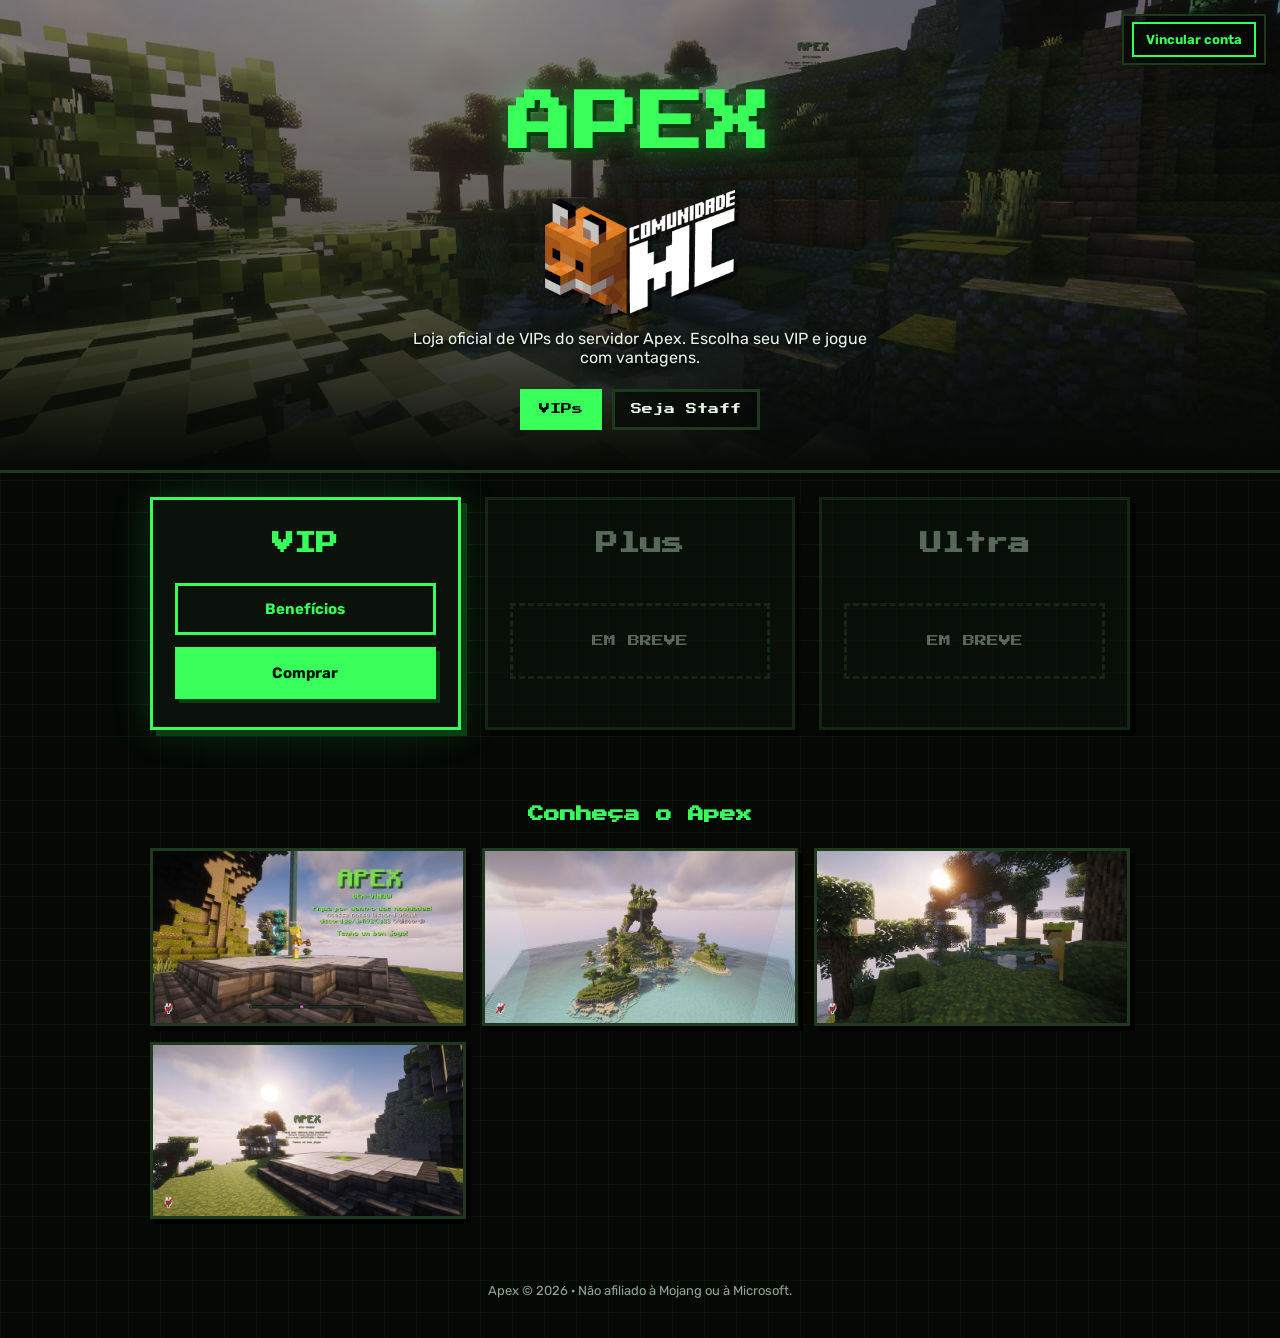
<file: index.html>
<!DOCTYPE html>
<html lang="pt-BR">
<head>
<meta charset="utf-8">
<meta name="viewport" content="width=device-width, initial-scale=1, viewport-fit=cover">
<title>Apex – Loja de VIPs</title>
<link rel="preconnect" href="https://fonts.googleapis.com">
<link href="https://fonts.googleapis.com/css2?family=Press+Start+2P&family=Rubik:wght@400;500;700&display=swap" rel="stylesheet">
<link rel="stylesheet" href="style.css">
</head>
<body>
<header>
  <div class="acct" id="acct"></div>
  <h1 class="px logo">APEX</h1>
  <div class="fox"><img src="images/comunidademc.png" alt="Logo da ComunidadeMC" width="560" height="368"></div>
  <p>Loja oficial de VIPs do servidor Apex. Escolha seu VIP e jogue com vantagens.</p>
  <nav class="nav" aria-label="Páginas"><a href="index.html" class="on" aria-current="page">VIPs</a><a href="staff.html">Seja Staff</a></nav>
</header>

<main>
  <section class="card main">
    <h2 class="px">VIP</h2>
    <div class="btns">
      <button class="b1" data-open="perks">Benefícios</button>
      <button class="b2" data-open="plans">Comprar</button>
    </div>
  </section>
  <section class="card soon">
    <h2 class="px">Plus</h2>
    <div class="soon-tag px">EM BREVE</div>
  </section>
  <section class="card soon">
    <h2 class="px">Ultra</h2>
    <div class="soon-tag px">EM BREVE</div>
  </section>
</main>

<section class="gal">
  <h2 class="px">Conheça o Apex</h2>
  <div class="gal-grid">
    <img src="images/lobby-boas-vindas.jpg" alt="Plataforma de boas-vindas do lobby do Apex" loading="lazy">
    <img src="images/lobby-lagoa.jpg" alt="Lagoa com cachoeira no lobby do Apex" loading="lazy">
    <img src="images/lobby-plataforma.jpg" alt="Plataforma de pedra do lobby ao pôr do sol" loading="lazy">
    <img src="images/lobby-floresta.jpg" alt="Floresta de bétulas no lobby do Apex" loading="lazy">
  </div>
</section>

<footer>Apex © 2026 · Não afiliado à Mojang ou à Microsoft.</footer>

<div class="overlay" id="perks" role="dialog" aria-modal="true" aria-labelledby="t1">
  <div class="modal">
    <button class="x" data-close aria-label="Fechar">✕</button>
    <h3 class="px" id="t1">Benefícios do VIP</h3>
    <ul class="perks" id="perkList"></ul>
  </div>
</div>

<div class="overlay" id="plans" role="dialog" aria-modal="true" aria-labelledby="t2">
  <div class="modal">
    <button class="x" data-close aria-label="Fechar">✕</button>
    <h3 class="px" id="t2">Escolha seu plano</h3>
    <div class="cupom">
      <input id="cupom" class="inp cupom-in" placeholder="Cupom" maxlength="30" autocomplete="off" autocapitalize="off" spellcheck="false" enterkeyhint="done" aria-label="Cupom de desconto">
      <p class="hint cm" id="cupomMsg">Tem um cupom? Digite e aperte Enter.</p>
    </div>
    <div class="plans" id="planList"></div>
    <p class="hint">Você vai vincular seu Minecraft ao site e pagar por Pix.</p>
  </div>
</div>

<div class="overlay" id="co" role="dialog" aria-modal="true" aria-labelledby="t3">
  <div class="modal">
    <button class="x" data-close aria-label="Fechar">✕</button>
    <div id="ck"></div>
  </div>
</div>

<script src="config.js"></script>
<script>
/* ===== EDITE AQUI ===== */
const BENEFICIOS = [
  "Prioridade nas filas",
  "1 vida extra em eventos",
  "1 mensagem por dia no chat de eventos",
  "Tag de VIP no servidor de Minecraft e no Discord do Apex",
  "Benefícios no servidor do Discord do Apex (leia o Discord para mais informações)",
  "Mensagem exclusiva de entrada no servidor de Minecraft do Apex"
];
const PLANOS = [
  { dias: 15, cheio: 12.5 },
  { dias: 30, cheio: 22.5, destaque: true },
  { dias: 60, cheio: 40 }
];
/* ====================== */

const $ = id => document.getElementById(id);
const R = v => "R$ " + v.toFixed(2).replace(".", ",");
const esc = s => String(s).replace(/[&<>"']/g, c => ({ "&": "&amp;", "<": "&lt;", ">": "&gt;", '"': "&quot;", "'": "&#39;" }[c]));
$("perkList").innerHTML = BENEFICIOS.map(b => "<li>" + b + "</li>").join("");
let cupom = null; // cupom aplicado: { nome, desconto }
function renderPlanos() {
  const d = cupom ? cupom.desconto : 0;
  $("planList").innerHTML = PLANOS.map((p, i) =>
    '<div class="plan' + (p.destaque ? ' best' : '') + '"><div class="px d">' + p.dias + ' dias</div>' +
    '<div class="old">' + (d ? R(p.cheio) : '&nbsp;') + '</div><div class="p">' + R(p.cheio * (1 - d)) + '</div>' +
    (d ? '<div class="cp">−' + Math.round(d * 100) + '% · ' + esc(cupom.nome) + '</div>' : '') +
    '<button class="b2" data-plan="' + i + '">Comprar</button></div>'
  ).join("");
}
renderPlanos();
async function aplicarCupom() {
  const codigo = $("cupom").value.trim(), msg = $("cupomMsg");
  msg.className = "hint cm";
  if (!codigo) { cupom = null; msg.textContent = "Tem um cupom? Digite e aperte Enter."; return renderPlanos(); }
  try {
    cupom = await api("/api/cupom", { codigo });
    msg.textContent = "✓ Cupom " + cupom.nome + " aplicado: −" + Math.round(cupom.desconto * 100) + "%"; msg.classList.add("ok-cupom");
  } catch (e) { cupom = null; msg.textContent = e.message; msg.classList.add("erro-cupom"); }
  renderPlanos();
}

// cabeça padrão (usada se a skin não carregar ou no Bedrock)
const FACE = "data:image/svg+xml," + encodeURIComponent('<svg xmlns="http://www.w3.org/2000/svg" viewBox="0 0 8 8" shape-rendering="crispEdges"><rect width="8" height="8" fill="#b8845a"/><rect width="8" height="2" fill="#3a2a1b"/><rect x="1" y="4" width="2" height="1" fill="#fff"/><rect x="5" y="4" width="2" height="1" fill="#fff"/><rect x="2" y="4" width="1" height="1" fill="#3b2f8f"/><rect x="5" y="4" width="1" height="1" fill="#3b2f8f"/><rect x="3" y="6" width="2" height="1" fill="#7a4a2f"/></svg>');

let last = null, timer = null, sess = null, pendente = null, edicao = "java";
try { sess = JSON.parse(localStorage.getItem("apex")); } catch (e) {}
const keep = () => { try { localStorage.setItem("apex", JSON.stringify(sess)); } catch (e) {} };

function open(id) { last = document.activeElement; $(id).classList.add("open"); $(id).querySelector(".x").focus(); }
function closeAll() { clearInterval(timer); document.querySelectorAll(".overlay").forEach(o => o.classList.remove("open")); if (last) last.focus(); }
function view(h) { $("ck").innerHTML = h; if (!$("co").classList.contains("open")) open("co"); }
const fail = m => view('<h3 class="px" id="t3">Ops</h3><p>' + esc(m) + '</p>');

async function api(path, body) {
  let r;
  try {
    r = await fetch(API + path, { method: body ? "POST" : "GET", headers: { "Content-Type": "application/json" }, body: body ? JSON.stringify(body) : undefined });
  } catch (e) { throw new Error("Não foi possível conectar à loja. Tente de novo em instantes."); }
  const j = await r.json().catch(() => ({}));
  if (!r.ok) throw new Error(j.erro || "Erro inesperado.");
  return j;
}

// ---- Botão de conta (canto superior direito) ----
function renderAcct() {
  const a = $("acct");
  if (sess && sess.nick) {
    const src = sess.edicao === "java" && sess.uuid ? "https://mc-heads.net/avatar/" + encodeURIComponent(sess.uuid) + "/64" : FACE;
    a.innerHTML = '<img class="av" alt="" width="32" height="32" src="' + src + '"><span class="nm">' + esc(sess.nick) + '</span><button class="b1 sm" data-act="sair">Sair</button>';
    a.querySelector("img").onerror = function () { this.onerror = null; this.src = FACE; };
  } else {
    a.innerHTML = '<button class="b1 sm" data-act="login">Vincular conta</button>';
  }
}

// ---- Passo 1: edição + nick ----
function loginView(msg) {
  edicao = "java";
  view('<h3 class="px" id="t3">Vincular conta</h3>' + (msg ? '<p class="hint">' + esc(msg) + '</p>' : '') +
    '<p>Qual versão do Minecraft você joga?</p>' +
    '<div class="eds"><button class="ed on" data-ed="java">Java<small>1.21.11 ou superior</small></button>' +
    '<button class="ed" data-ed="bedrock">Bedrock<small>última versão</small></button></div>' +
    '<label class="lb" for="nick">Seu nick (gamertag)</label>' +
    '<input id="nick" class="inp" maxlength="20" autocomplete="off" autocapitalize="off" spellcheck="false" placeholder="Ex.: Steve">' +
    '<button class="b2" data-act="gerar" style="width:100%;margin-top:14px">Gerar código</button><p class="hint" id="msg"></p>');
  $("nick").focus();
}

// ---- Passo 2: código para digitar no jogo ----
async function gerar() {
  const nick = $("nick").value.trim();
  if (!nick) { $("msg").textContent = "Digite o seu nick."; return; }
  try {
    const s = await api("/api/link/start", { nick, edicao });
    sess = { sid: s.sid }; keep();
    const cmd = "/vincular " + s.code;
    view('<h3 class="px" id="t3">Confirme no jogo</h3><p>Pedido de vínculo para <b>' + esc(s.nick) + '</b>. Siga os passos:</p>' +
      '<ol class="steps"><li>Entre no servidor Apex: <b>' + esc(SERVIDOR.ip) + '</b>' + (edicao === "bedrock" ? ' (porta <b>' + esc(SERVIDOR.portaBedrock) + '</b>)' : '') + '.</li>' +
      '<li>Vai aparecer uma mensagem no chat e um aviso na tela.</li>' +
      '<li>Digite este comando no chat do jogo:</li></ol>' +
      '<div class="code px">' + esc(cmd) + '</div>' +
      '<button class="b1" data-act="copiar" data-cmd="' + esc(cmd) + '" style="width:100%">Copiar comando</button>' +
      '<p class="hint">Esperando você confirmar no jogo… O código vale por 10 minutos e só funciona para o nick <b>' + esc(s.nick) + '</b>.</p>');
    aguardar();
  } catch (e) { $("msg").textContent = e.message; }
}

function aguardar() {
  clearInterval(timer);
  timer = setInterval(async () => {
    try {
      const s = await api("/api/link/status?sid=" + encodeURIComponent(sess.sid));
      if (s.linked) {
        clearInterval(timer);
        sess = { sid: sess.sid, nick: s.nick, uuid: s.uuid, edicao: s.edicao }; keep(); renderAcct();
        if (pendente !== null) { const i = pendente; pendente = null; pay(i); }
        else view('<h3 class="px" id="t3">Conta vinculada!</h3><p class="ok">Tudo certo, ' + esc(s.nick) + '. Agora é só escolher seu VIP.</p>');
      } else if (s.expirado) {
        clearInterval(timer); sess = null; keep(); renderAcct(); loginView("O código expirou. Gere um novo.");
      }
    } catch (e) {}
  }, 3000);
}

// ---- Compra ----
function buy(i) {
  if (sess && sess.nick) return pay(i);
  pendente = i; loginView("Para comprar, primeiro vincule seu Minecraft.");
}

async function pay(i) {
  const p = PLANOS[i];
  try {
    const o = await api("/api/checkout", { sid: sess.sid, dias: p.dias, cupom: cupom ? cupom.nome : undefined });
    view('<h3 class="px" id="t3">Pague com Pix</h3><p>Conta: <b>' + esc(sess.nick) + '</b> · VIP ' + p.dias + ' dias · <b>' + R(o.valor) + '</b></p>' +
      '<img class="qr" alt="QR Code do Pix" src="data:image/png;base64,' + o.qr + '">' +
      '<textarea class="cola" rows="3" readonly>' + esc(o.copia) + '</textarea>' +
      '<button class="b1" data-act="copiar" data-cmd="' + esc(o.copia) + '" style="width:100%;margin-top:10px">Copiar código Pix</button>' +
      '<p class="hint">Assim que o pagamento for confirmado, seu VIP é ativado automaticamente. Pode deixar esta janela aberta.</p>');
    clearInterval(timer);
    timer = setInterval(async () => {
      try {
        const s = await api("/api/order?id=" + encodeURIComponent(o.orderId));
        if (s.status === "entregue") { clearInterval(timer); view('<h3 class="px" id="t3">VIP ativado!</h3><p class="ok">Pagamento confirmado. Aproveite o Apex, ' + esc(sess.nick) + '!</p>'); }
      } catch (e) {}
    }, 4000);
  } catch (e) {
    if (/expirou|expirada/.test(e.message)) { sess = null; keep(); renderAcct(); pendente = i; return loginView("Sua sessão expirou. Vincule de novo para continuar."); }
    fail(e.message);
  }
}

document.addEventListener("click", e => {
  if (e.target.classList.contains("overlay")) return closeAll();
  const b = e.target.closest("button"); if (!b) return;
  const d = b.dataset;
  if (d.open) open(d.open);
  else if (b.hasAttribute("data-close")) closeAll();
  else if (d.plan !== undefined) buy(+d.plan);
  else if (d.ed) {
    edicao = d.ed;
    document.querySelectorAll(".ed").forEach(x => x.classList.toggle("on", x === b));
    $("msg").textContent = edicao === "bedrock" ? "Bedrock: digite sua gamertag sem o ponto na frente." : "";
  }
  else if (d.act === "login") { pendente = null; loginView(); }
  else if (d.act === "gerar") gerar();
  else if (d.act === "copiar") navigator.clipboard.writeText(d.cmd).then(() => { b.textContent = "Copiado!"; });
  else if (d.act === "sair") { sess = null; keep(); renderAcct(); }
});
document.addEventListener("keydown", e => {
  if (e.key === "Escape") closeAll();
  if (e.key === "Enter" && e.target.id === "nick") gerar();
  if (e.key === "Enter" && e.target.id === "cupom") { e.preventDefault(); aplicarCupom(); }
});

document.addEventListener("input", e => { // se mexer no texto depois de aplicar, o desconto é removido até apertar Enter de novo
  if (e.target.id === "cupom" && cupom && e.target.value.trim().toLowerCase() !== cupom.nome.toLowerCase()) {
    cupom = null; $("cupomMsg").className = "hint cm"; $("cupomMsg").textContent = "Tem um cupom? Digite e aperte Enter."; renderPlanos();
  }
});

renderAcct();
if (sess && sess.sid) api("/api/link/status?sid=" + encodeURIComponent(sess.sid)).then(s => { if (s.expirado) { sess = null; keep(); renderAcct(); } }).catch(() => {});
</script>
</body>
</html>
</file>
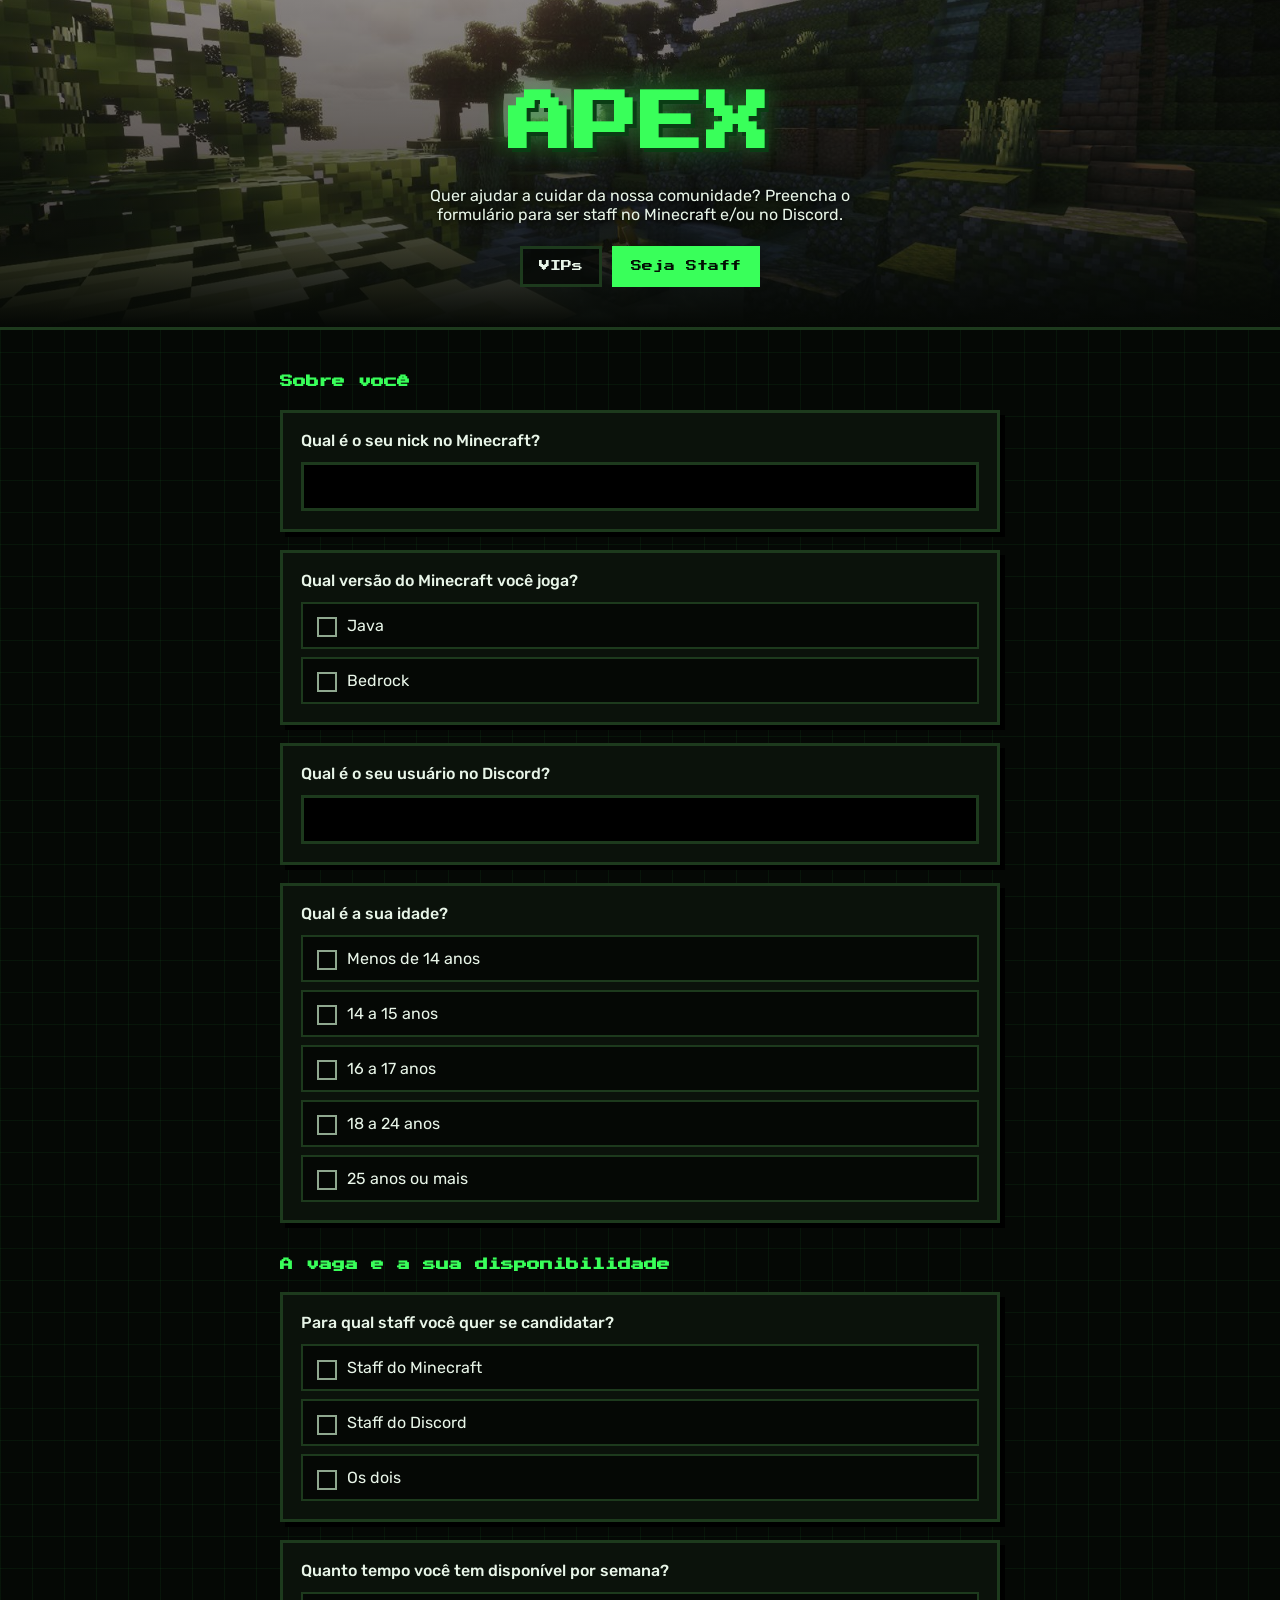
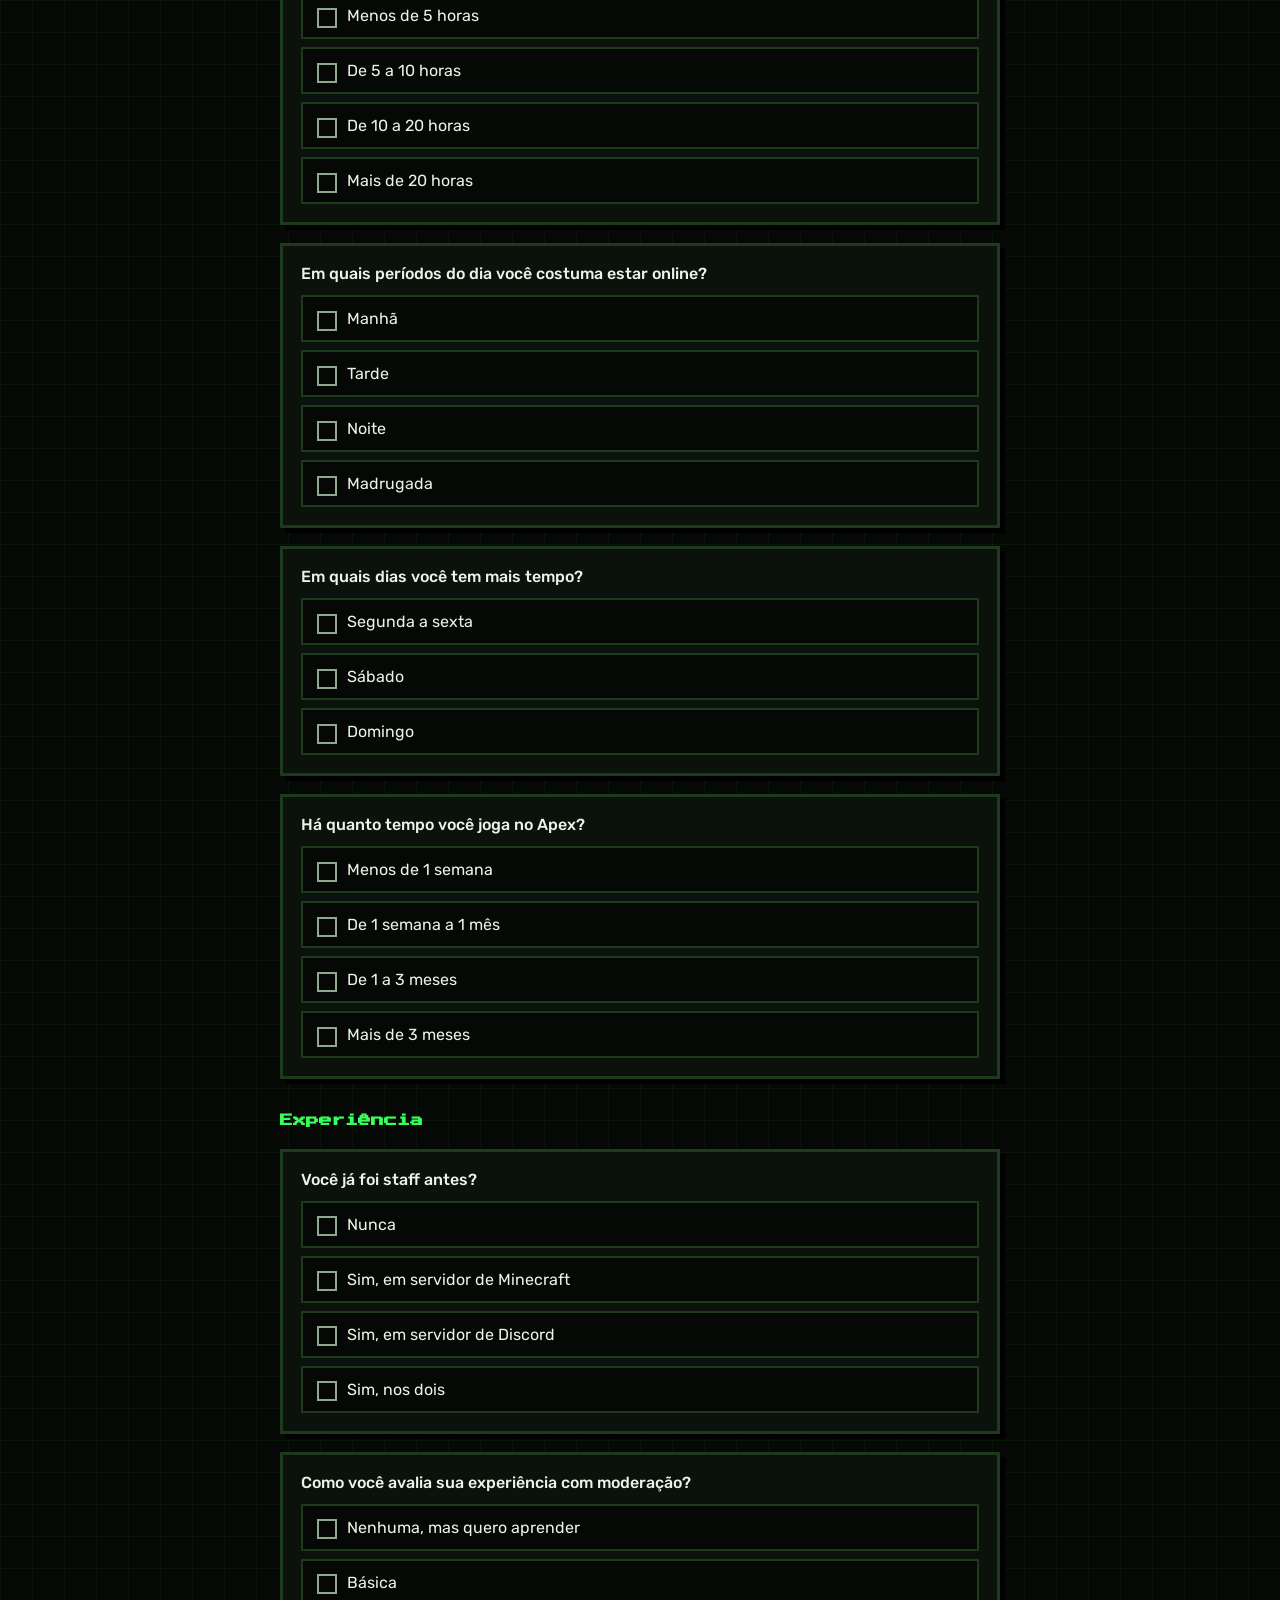
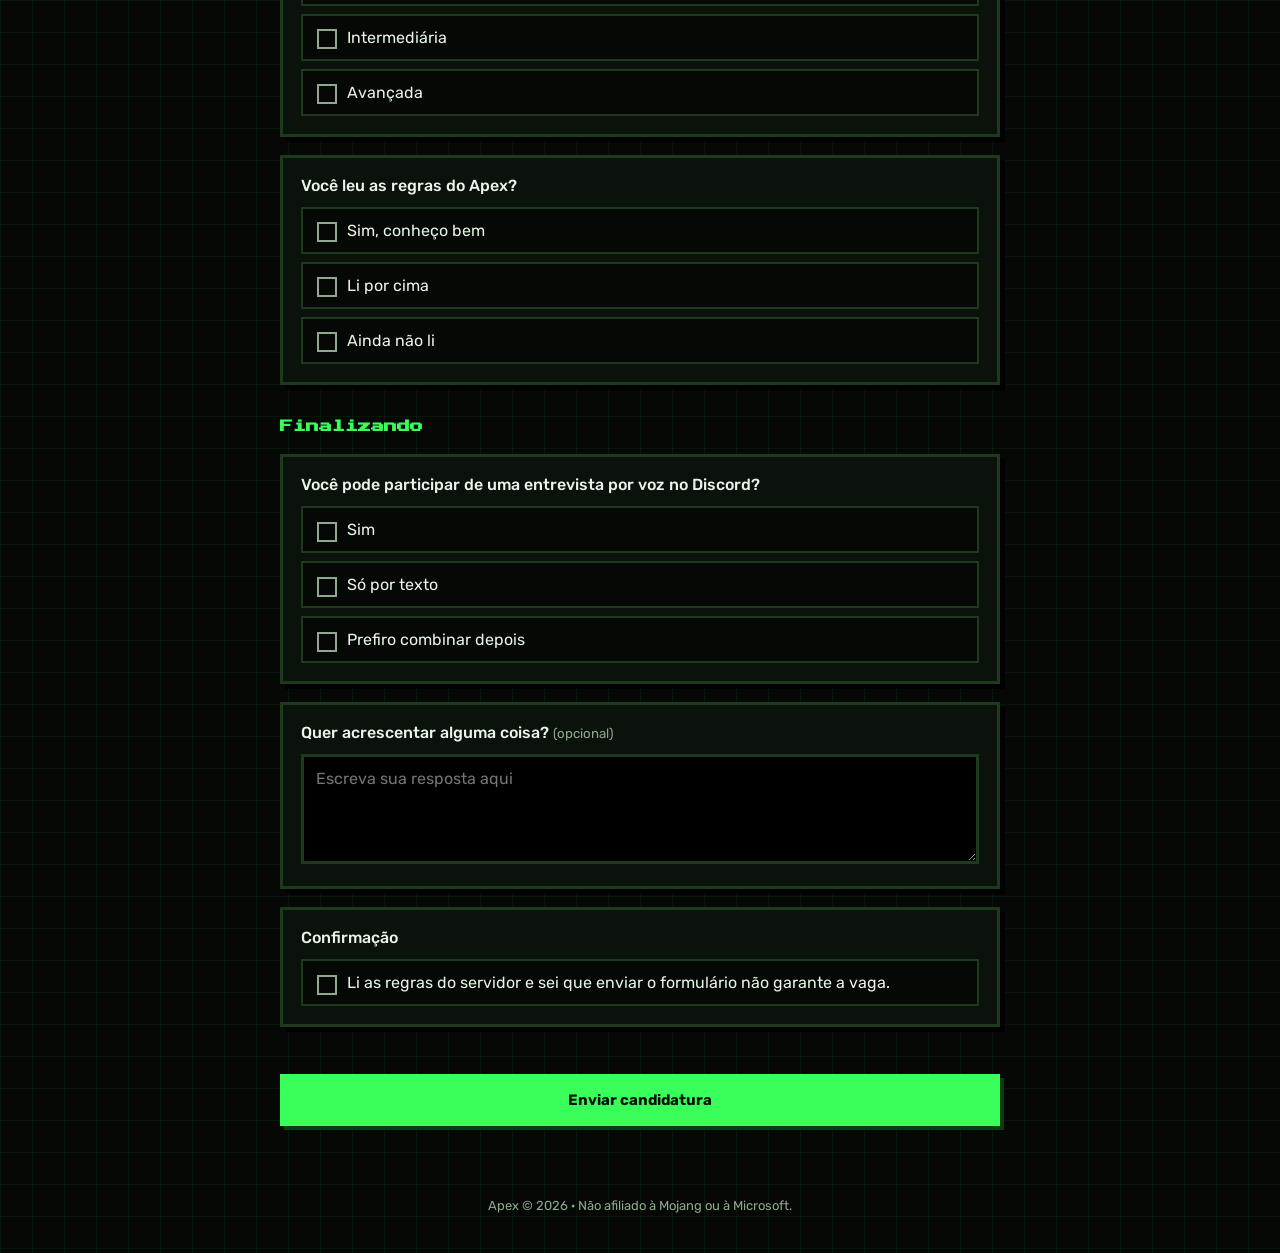
<file: staff.html>
<!DOCTYPE html>
<html lang="pt-BR">
<head>
<meta charset="utf-8">
<meta name="viewport" content="width=device-width, initial-scale=1, viewport-fit=cover">
<title>Apex – Seja da Staff</title>
<link rel="preconnect" href="https://fonts.googleapis.com">
<link href="https://fonts.googleapis.com/css2?family=Press+Start+2P&family=Rubik:wght@400;500;700&display=swap" rel="stylesheet">
<link rel="stylesheet" href="style.css">
</head>
<body>
<header>
  <h1 class="px logo">APEX</h1>
  <p>Quer ajudar a cuidar da nossa comunidade? Preencha o formulário para ser staff no Minecraft e/ou no Discord.</p>
  <nav class="nav" aria-label="Páginas"><a href="index.html">VIPs</a><a href="staff.html" class="on" aria-current="page">Seja Staff</a></nav>
</header>

<form id="f" class="form" novalidate>
  <div class="qs" id="qs"></div>
  <div class="hp" aria-hidden="true"><label>Não preencha este campo<input id="website" tabindex="-1" autocomplete="off"></label></div>
  <p class="msg-erro" id="err" role="alert"></p>
  <button class="b2 send" id="send" type="submit">Enviar candidatura</button>
</form>

<footer>Apex © 2026 · Não afiliado à Mojang ou à Microsoft.</footer>

<script src="config.js"></script>
<script>
/* ===== EDITE AQUI: as perguntas do formulário ===== */
/* tipos: texto | longo | unica (escolha uma) | multipla (escolha várias) | aceite
   so: "Minecraft" ou "Discord" = só aparece para quem escolheu essa vaga (ou "Os dois")
   opcional: true = não é obrigatória */
const PERGUNTAS = [
  { secao: "Sobre você" },
  { id: "nick", tipo: "texto", p: "Qual é o seu nick no Minecraft?", max: 20 },
  { id: "edicao", tipo: "unica", p: "Qual versão do Minecraft você joga?", opcoes: ["Java", "Bedrock"] },
  { tipo: "texto", p: "Qual é o seu usuário no Discord?", max: 40 },
  { tipo: "unica", p: "Qual é a sua idade?", opcoes: ["Menos de 14 anos", "14 a 15 anos", "16 a 17 anos", "18 a 24 anos", "25 anos ou mais"] },

  { secao: "A vaga e a sua disponibilidade" },
  { id: "vaga", tipo: "unica", p: "Para qual staff você quer se candidatar?", opcoes: ["Staff do Minecraft", "Staff do Discord", "Os dois"] },
  { tipo: "unica", p: "Quanto tempo você tem disponível por semana?", opcoes: ["Menos de 5 horas", "De 5 a 10 horas", "De 10 a 20 horas", "Mais de 20 horas"] },
  { tipo: "multipla", p: "Em quais períodos do dia você costuma estar online?", opcoes: ["Manhã", "Tarde", "Noite", "Madrugada"] },
  { tipo: "multipla", p: "Em quais dias você tem mais tempo?", opcoes: ["Segunda a sexta", "Sábado", "Domingo"] },
  { tipo: "unica", p: "Há quanto tempo você joga no Apex?", opcoes: ["Menos de 1 semana", "De 1 semana a 1 mês", "De 1 a 3 meses", "Mais de 3 meses"] },

  { secao: "Experiência" },
  { tipo: "unica", p: "Você já foi staff antes?", opcoes: ["Nunca", "Sim, em servidor de Minecraft", "Sim, em servidor de Discord", "Sim, nos dois"] },
  { tipo: "unica", p: "Como você avalia sua experiência com moderação?", opcoes: ["Nenhuma, mas quero aprender", "Básica", "Intermediária", "Avançada"] },
  { so: "Minecraft", tipo: "multipla", p: "Quais destas ferramentas de Minecraft você já usou?", opcoes: ["LuckPerms", "CoreProtect (rollback)", "Comandos de punição (ban, mute, kick)", "Nenhuma"] },
  { so: "Discord", tipo: "multipla", p: "Quais destas ferramentas de Discord você já usou?", opcoes: ["Bots de moderação (Carl-bot, MEE6...)", "Sistema de tickets", "Cargos e permissões", "Nenhuma"] },
  { tipo: "unica", p: "Você leu as regras do Apex?", opcoes: ["Sim, conheço bem", "Li por cima", "Ainda não li"] },


  { secao: "Finalizando" },
  { tipo: "unica", p: "Você pode participar de uma entrevista por voz no Discord?", opcoes: ["Sim", "Só por texto", "Prefiro combinar depois"] },
  { tipo: "longo", p: "Quer acrescentar alguma coisa?", opcional: true },
  { tipo: "aceite", p: "Confirmação", texto: "Li as regras do servidor e sei que enviar o formulário não garante a vaga." }
];
/* ================================================== */

const $ = id => document.getElementById(id);
const esc = s => String(s).replace(/[&<>"']/g, c => ({ "&": "&amp;", "<": "&lt;", ">": "&gt;", '"': "&quot;", "'": "&#39;" }[c]));
const VAGA = PERGUNTAS.findIndex(q => q.id === "vaga");
let sess = null;
try { sess = JSON.parse(localStorage.getItem("apex")); } catch (e) {}
const lembrado = sess && sess.nick ? sess : null; // se já vinculou a conta na loja, preenche sozinho

function render() {
  $("qs").innerHTML = PERGUNTAS.map((q, i) => {
    if (q.secao) return '<h2 class="px sec">' + esc(q.secao) + '</h2>';
    const nome = "q" + i;
    let campo;
    if (q.tipo === "texto") campo = '<input class="inp" name="' + nome + '" maxlength="' + (q.max || 60) + '" autocomplete="off" value="' + esc(q.id === "nick" && lembrado ? lembrado.nick : "") + '">';
    else if (q.tipo === "longo") campo = '<textarea class="inp" name="' + nome + '" maxlength="500" placeholder="Escreva sua resposta aqui"></textarea>';
    else if (q.tipo === "aceite") campo = '<div class="opts"><label class="opt"><input type="checkbox" name="' + nome + '" value="Sim"><span>' + esc(q.texto) + '</span></label></div>';
    else {
      const t = q.tipo === "unica" ? "radio" : "checkbox";
      campo = '<div class="opts">' + q.opcoes.map(o =>
        '<label class="opt"><input type="' + t + '" name="' + nome + '" value="' + esc(o) + '"' +
        (q.id === "edicao" && lembrado && o.toLowerCase() === lembrado.edicao ? " checked" : "") + '><span>' + esc(o) + '</span></label>').join("") + '</div>';
    }
    return '<div class="q" data-i="' + i + '"' + (q.so ? ' data-so="' + q.so + '" hidden' : '') + '><h3>' + esc(q.p) + (q.opcional ? ' <small>(opcional)</small>' : q.tipo === "longo" ? ' <small>(responda com suas palavras)</small>' : '') + '</h3>' + campo + '</div>';
  }).join("");
  atualizar();
}

function atualizar() {
  const v = (document.querySelector('.q[data-i="' + VAGA + '"] input:checked') || {}).value || "";
  document.querySelectorAll(".q[data-so]").forEach(b => { b.hidden = !(v === "Os dois" || v.includes(b.dataset.so)); });
}

$("f").addEventListener("change", e => { atualizar(); const q = e.target.closest(".q"); if (q) q.classList.remove("erro"); });

$("f").addEventListener("submit", async e => {
  e.preventDefault();
  const campos = []; let primeiro = null;
  document.querySelectorAll(".q").forEach(b => {
    b.classList.remove("erro");
    if (b.hidden) return;
    const q = PERGUNTAS[b.dataset.i];
    const r = q.tipo === "texto" || q.tipo === "longo"
      ? b.querySelector("input,textarea").value.trim()
      : [...b.querySelectorAll("input:checked")].map(x => x.value).join(", ");
    if ((!r && !q.opcional) || (r && q.min && r.length < q.min)) { b.classList.add("erro"); primeiro = primeiro || b; return; }
    if (r) campos.push({ p: q.p, r });
  });
  const err = $("err"), btn = $("send");
  if (primeiro) { err.textContent = "Faltam respostas (ou estão muito curtas) nas perguntas marcadas em vermelho."; primeiro.scrollIntoView({ block: "center" }); return; }
  err.textContent = ""; btn.disabled = true; btn.textContent = "Enviando…";
  try {
    const r = await fetch(API + "/api/staff/apply", {
      method: "POST", headers: { "Content-Type": "application/json" },
      body: JSON.stringify({ sid: sess && sess.sid, website: $("website").value, campos })
    });
    if (r.status === 429) throw new Error("Muitos envios seguidos. Tente de novo mais tarde.");
    const j = await r.json().catch(() => ({}));
    if (!r.ok) throw new Error(j.erro || "Erro ao enviar. Tente de novo.");
    $("f").innerHTML = '<div class="sent"><h2 class="px sec">Candidatura enviada!</h2><p class="ok">Obrigado por se candidatar. Nossa equipe vai analisar e entrar em contato pelo Discord.</p><p><a href="index.html">Voltar para a loja</a></p></div>';
    window.scrollTo(0, 0);
  } catch (e2) {
    err.textContent = e2 instanceof TypeError ? "Não foi possível conectar. Tente de novo em instantes." : e2.message;
    btn.disabled = false; btn.textContent = "Enviar candidatura";
  }
});

render();
</script>
</body>
</html>
</file>
<file: style.css>
:root{--bg:#050805;--panel:#0b120b;--line:#1d3a1d;--green:#39ff5a;--green-d:#1fa83a;--text:#e8f5e8;--mute:#8fa88f;color-scheme:dark;
box-sizing:border-box;padding-top:env(safe-area-inset-top,0px);padding-bottom:env(safe-area-inset-bottom,0px)}
*{box-sizing:border-box}
html{scroll-padding-top:env(safe-area-inset-top,0px)}
body{margin:0;min-height:100vh;background:var(--bg);color:var(--text);font-family:'Rubik',system-ui,sans-serif;
background-image:linear-gradient(rgba(57,255,90,.05) 1px,transparent 1px),linear-gradient(90deg,rgba(57,255,90,.05) 1px,transparent 1px);background-size:32px 32px}
.px{font-family:'Press Start 2P','Courier New',monospace;line-height:1.5}
header{text-align:center;padding:76px 20px 40px;background:linear-gradient(rgba(5,8,5,.45),rgba(5,8,5,.7) 70%,var(--bg)),url(images/hero.jpg) center/cover;border-bottom:3px solid var(--line)}
.logo{font-size:clamp(34px,9vw,64px);margin:0;color:var(--green);text-shadow:4px 4px 0 #0a3d14,0 0 28px rgba(57,255,90,.45);letter-spacing:2px}
header p{margin:14px auto 0;max-width:460px;color:var(--text);text-shadow:0 2px 6px #000}
.fox{margin:18px auto 0;width:190px}.fox img{display:block;width:100%;height:auto;filter:drop-shadow(4px 4px 0 rgba(0,0,0,.55))}
.gal{max-width:1020px;margin:0 auto;padding:0 20px 64px}.gal h2{font-size:16px;color:var(--green);text-align:center;margin:0 0 22px}
.gal-grid{display:grid;grid-template-columns:repeat(auto-fit,minmax(240px,1fr));gap:16px}
.gal-grid img{width:100%;aspect-ratio:16/9;object-fit:cover;display:block;border:3px solid var(--line);box-shadow:5px 5px 0 #000}
main{max-width:1020px;margin:0 auto;padding:24px 20px 72px;display:grid;grid-template-columns:repeat(auto-fit,minmax(260px,1fr));gap:24px}
.card{background:var(--panel);border:3px solid var(--line);padding:28px 22px;text-align:center;position:relative;box-shadow:6px 6px 0 #000;display:flex;flex-direction:column;gap:22px}
.card.main{border-color:var(--green);box-shadow:6px 6px 0 #0a3d14,0 0 36px rgba(57,255,90,.18)}
.card h2{margin:0;font-size:22px;color:var(--green)}
.card.soon{opacity:.6}
.card.soon h2{color:var(--mute)}
.soon-tag{margin:auto 0;padding:26px 8px;border:3px dashed var(--line);font-size:12px;color:var(--mute)}
.btns{display:flex;flex-direction:column;gap:12px;margin-top:auto}
button{font:inherit;cursor:pointer;border:3px solid var(--green);padding:14px 12px;font-weight:700;font-size:15px;transition:transform .08s,box-shadow .08s}
.b1{background:transparent;color:var(--green)}
.b1:hover{background:rgba(57,255,90,.1)}
.b2{background:var(--green);color:#021004;box-shadow:4px 4px 0 #0a3d14}
.b2:hover{transform:translate(-2px,-2px);box-shadow:6px 6px 0 #0a3d14}
.b2:active{transform:translate(2px,2px);box-shadow:1px 1px 0 #0a3d14}
button:focus-visible{outline:3px solid #fff;outline-offset:3px}
.overlay{position:fixed;inset:0;background:rgba(0,0,0,.82);display:none;align-items:center;justify-content:center;padding:20px;z-index:10}
.overlay.open{display:flex}
.modal{background:var(--panel);border:3px solid var(--green);box-shadow:0 0 40px rgba(57,255,90,.25);width:100%;max-width:640px;max-height:88vh;overflow-y:auto;padding:28px 22px;position:relative}
.modal h3{margin:0 0 20px;font-size:16px;color:var(--green);padding-right:44px}
.x{position:absolute;top:14px;right:14px;width:40px;height:40px;padding:0;background:transparent;color:var(--green);font-size:20px;border-color:var(--line)}
ul.perks{list-style:none;margin:0;padding:0;display:grid;gap:10px}
ul.perks li{padding:12px 14px;border-left:4px solid var(--green);background:rgba(57,255,90,.06)}
.plans{display:grid;grid-template-columns:repeat(auto-fit,minmax(150px,1fr));gap:14px}
.plan{border:3px solid var(--line);padding:20px 12px;text-align:center;display:flex;flex-direction:column;gap:12px}
.plan.best{border-color:var(--green)}
.plan .d{font-size:13px;color:var(--green)}
.plan .p{font-size:26px;font-weight:700}
.plan small{color:var(--mute)}
.hint{margin:18px 0 0;color:var(--mute);font-size:14px}
.toast{position:fixed;left:50%;bottom:calc(24px + env(safe-area-inset-bottom,0px));transform:translateX(-50%);background:var(--green);color:#021004;padding:12px 18px;font-weight:700;display:none;z-index:20;max-width:90vw;text-align:center}
footer{text-align:center;color:var(--mute);font-size:13px;padding:0 20px 40px}
@media (prefers-reduced-motion:reduce){button{transition:none}}
.plan .old{color:var(--mute);text-decoration:line-through;font-size:14px}
.plan .cp{font-size:12px;font-weight:700;color:#ff9f1c;border:2px solid #ff9f1c;padding:4px 6px}
.code{font-size:15px;letter-spacing:2px;color:var(--green);border:3px dashed var(--green);padding:16px;text-align:center;margin:16px 0;user-select:all;word-break:break-all}
.qr{display:block;margin:14px auto;width:220px;max-width:100%;background:#fff;padding:8px}
.cola{width:100%;font-size:12px;background:#000;color:var(--text);border:2px solid var(--line);padding:8px;resize:none}
.ok{color:var(--green)}
header{position:relative}
.acct{position:absolute;top:14px;right:14px;display:flex;align-items:center;gap:8px;background:rgba(5,8,5,.78);border:2px solid var(--line);padding:6px 8px}
.acct .av{width:32px;height:32px;image-rendering:pixelated;border:2px solid var(--green)}
.acct .nm{font-size:14px;font-weight:700;max-width:130px;overflow:hidden;text-overflow:ellipsis;white-space:nowrap}
.sm{padding:8px 12px;font-size:13px;border-width:2px}
.eds{display:grid;grid-template-columns:1fr 1fr;gap:10px;margin:12px 0}
.ed{background:transparent;color:var(--text);border-color:var(--line);display:flex;flex-direction:column;gap:4px}
.ed small{font-weight:400;color:var(--mute);font-size:12px}
.ed.on{border-color:var(--green);color:var(--green);background:rgba(57,255,90,.08)}
.lb{display:block;margin:14px 0 6px;font-size:14px;color:var(--mute)}
.inp{width:100%;padding:12px;font:inherit;background:#000;color:var(--text);border:3px solid var(--line)}
.inp:focus{outline:none;border-color:var(--green)}
ol.steps{padding-left:20px;margin:10px 0}ol.steps li{margin:8px 0}
.nav{display:flex;justify-content:center;gap:10px;margin-top:22px;flex-wrap:wrap}
.nav a{font-family:'Press Start 2P','Courier New',monospace;font-size:11px;color:var(--text);text-decoration:none;padding:12px 16px;border:3px solid var(--line);background:rgba(5,8,5,.7)}
.nav a:hover{border-color:var(--green);color:var(--green)}
.nav a.on{background:var(--green);color:#021004;border-color:var(--green)}
.nav a:focus-visible{outline:3px solid #fff;outline-offset:3px}
.form{max-width:760px;margin:0 auto;padding:28px 20px 72px}
.qs{display:grid;gap:18px}
.sec{margin:14px 0 0;font-size:13px;color:var(--green)}
.q{background:var(--panel);border:3px solid var(--line);padding:18px;box-shadow:5px 5px 0 #000}
.q.erro{border-color:#ff5a5a}
.q[hidden]{display:none}
.q h3{margin:0 0 12px;font-size:16px;font-weight:500}
.q h3 small{color:var(--mute);font-weight:400}
.opts{display:grid;gap:8px}
.opt{position:relative;display:block;cursor:pointer}
.opt input{position:absolute;opacity:0}
.opt span{display:block;padding:12px 14px 12px 44px;border:2px solid var(--line);background:#050805;position:relative}
.opt span::before{content:"";position:absolute;left:14px;top:50%;width:16px;height:16px;margin-top:-8px;border:2px solid var(--mute)}
.opt:hover span{border-color:var(--green)}
.opt input:checked+span{border-color:var(--green);background:rgba(57,255,90,.08)}
.opt input:checked+span::before{background:var(--green);border-color:var(--green)}
.opt input:focus-visible+span{outline:3px solid #fff;outline-offset:2px}
textarea.inp{min-height:110px;resize:vertical}
.hp{position:absolute;left:-9999px;width:1px;height:1px;overflow:hidden}
.msg-erro{color:#ff7b7b;margin:18px 0 0;min-height:1.2em}
.send{width:100%;margin-top:10px}
.send:disabled{opacity:.6;cursor:wait}
.sent{text-align:center;padding:40px 10px}
.sent a{color:var(--green)}
.cupom{margin:0 0 20px}
.inp.cupom-in{border-color:var(--green);background:rgba(57,255,90,.08);color:var(--green);text-align:center;font-weight:700;letter-spacing:1px;font-size:16px}
.cupom-in::placeholder{color:var(--green);opacity:.6}
.cm{text-align:center;margin:8px 0 0;min-height:1.2em}
.ok-cupom{color:#ff9f1c}
.erro-cupom{color:#ff7b7b}
</file>
